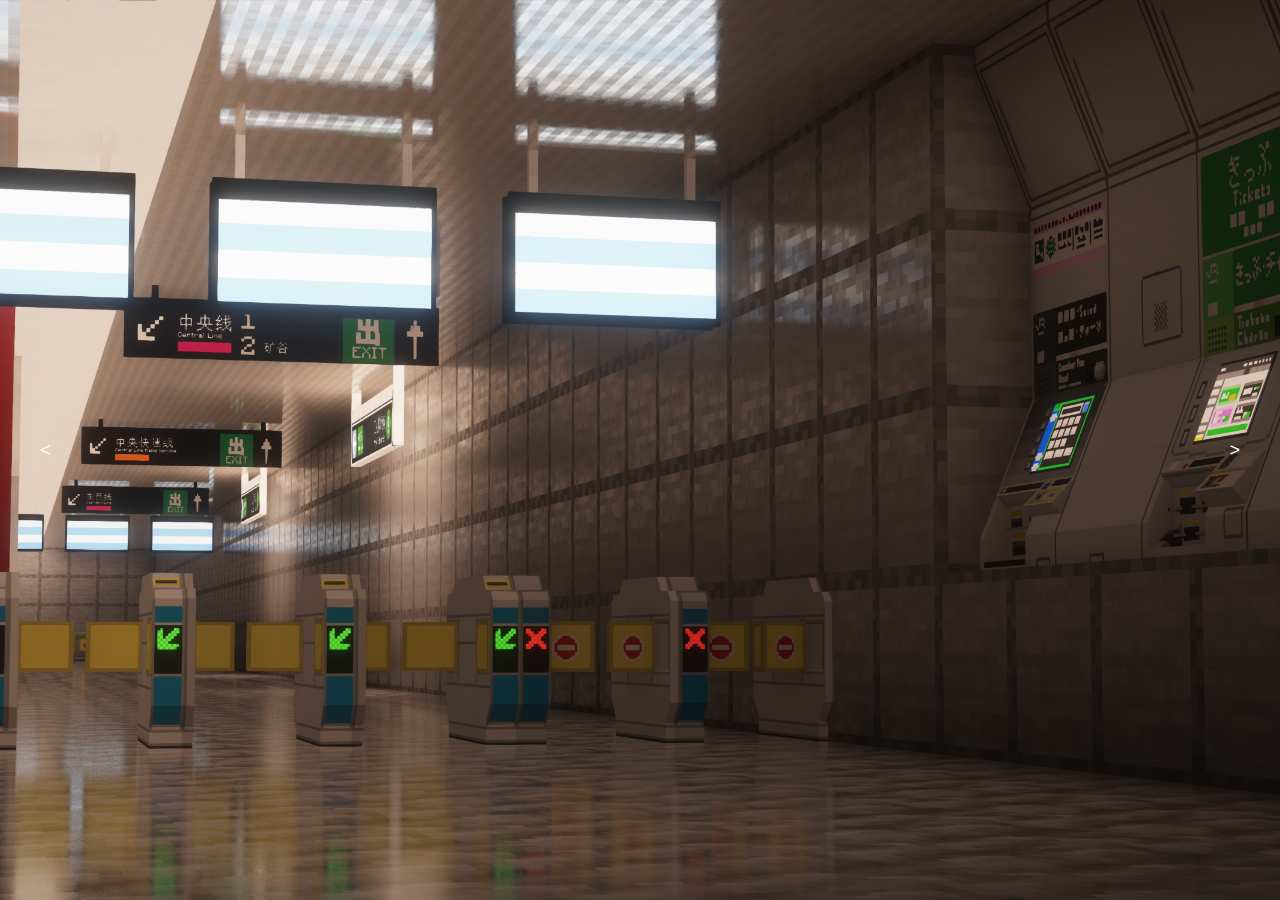
<file: index.html>
<!DOCTYPE html>
<html lang="en">
<head>
    <meta charset="UTF-8">
    <meta name="viewport" content="width=device-width, initial-scale=1.0">
    <title>Dovectot鸽舍</title>
    <link rel="stylesheet" href="index.css">
</head>
<body>
    <div class="slider-container">
        <div class="slider">
        </div>
    </div>
    
    <!-- 左右切换按钮 -->
    <button id="prevButton"><</button>
    <button id="nextButton">></button>

    <script src="script.js"></script>
</body>
</html>
</file>
<file: index.css>
html, body {
    margin: 0;
    padding: 0;
    background-image: url('assets/metropolis.jpg');
    background-size: cover;
    background-position: center;
    background-repeat: no-repeat;
    height: 100vh;
    font-family: Arial, sans-serif;
    overflow: hidden;
    /* margin: 0;
    padding: 0;
    height: 100vh;
    overflow: hidden; */
}

/* 外层容器，控制slider尺寸 */
.slider-container {
    position: relative;
    width: 100%;
    height: 100vh;
    overflow: hidden; /* 确保超出部分不可见 */
}

/* 图片滑动容器 */
.slider {
    display: flex;
    height: 100%;
    width: 300%; /* 三张图片宽度之和 */
    transition: transform 0.5s ease; /* 平滑过渡 */
}

/* 每个背景图片的样式 */
.slider div {
    background-size: cover;
    background-position: center;
    flex: 1; /* 每个背景图片占据100%宽度 */
    height: 100vh;
}

/* 初始化三个背景图片 */
.slider .slide1 {
    background-image: url('assets/1.png');
}
.slider .slide2 {
    background-image: url('assets/2.png');
}
.slider .slide3 {
    background-image: url('assets/3.png');
}

/* 控制左右按钮的样式 */
button {
    position: absolute;
    top: 50%;
    transform: translateY(-50%);
    padding: 10px 20px;
    background-color: rgba(0, 0, 0, 0);
    color: white;
    border: none;
    cursor: pointer;
    font-size: 18px;
    z-index: 1;
}

#prevButton {
    left: 20px;
}

#nextButton {
    right: 20px;
}
</file>
